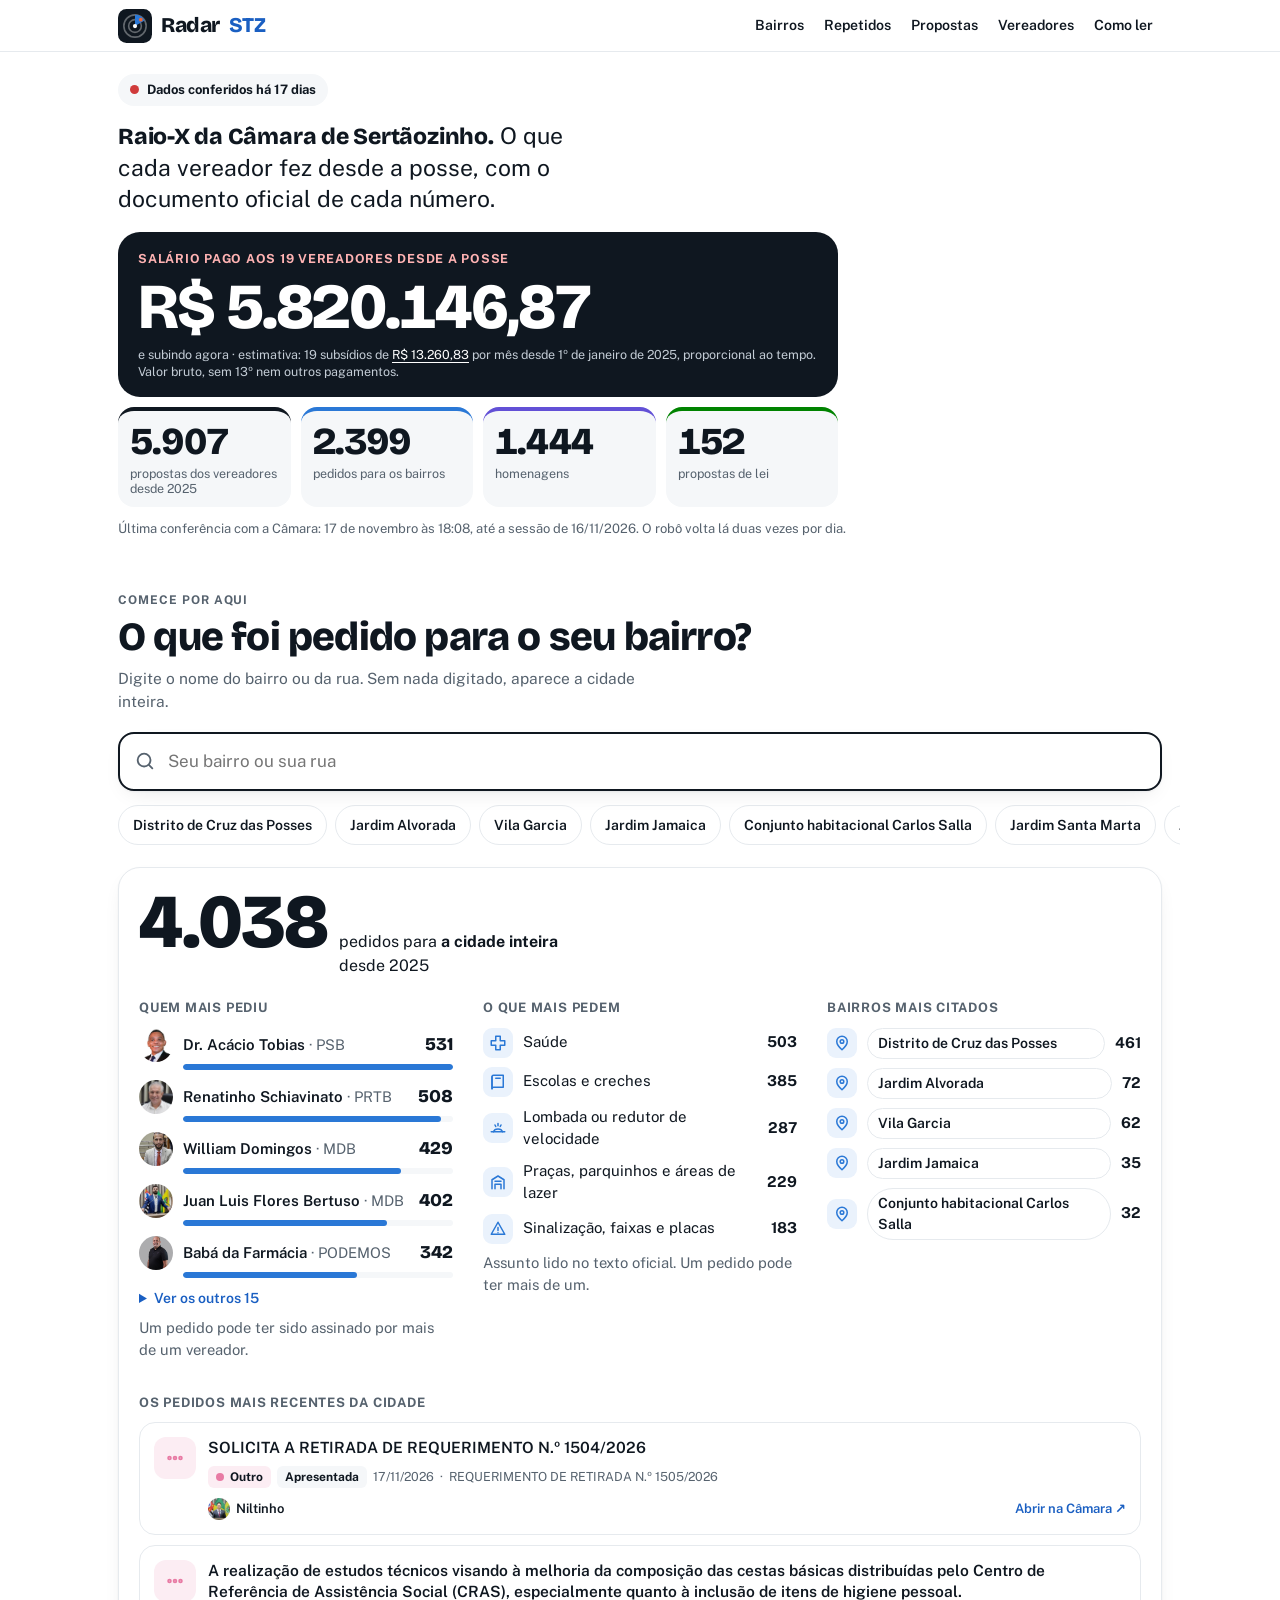
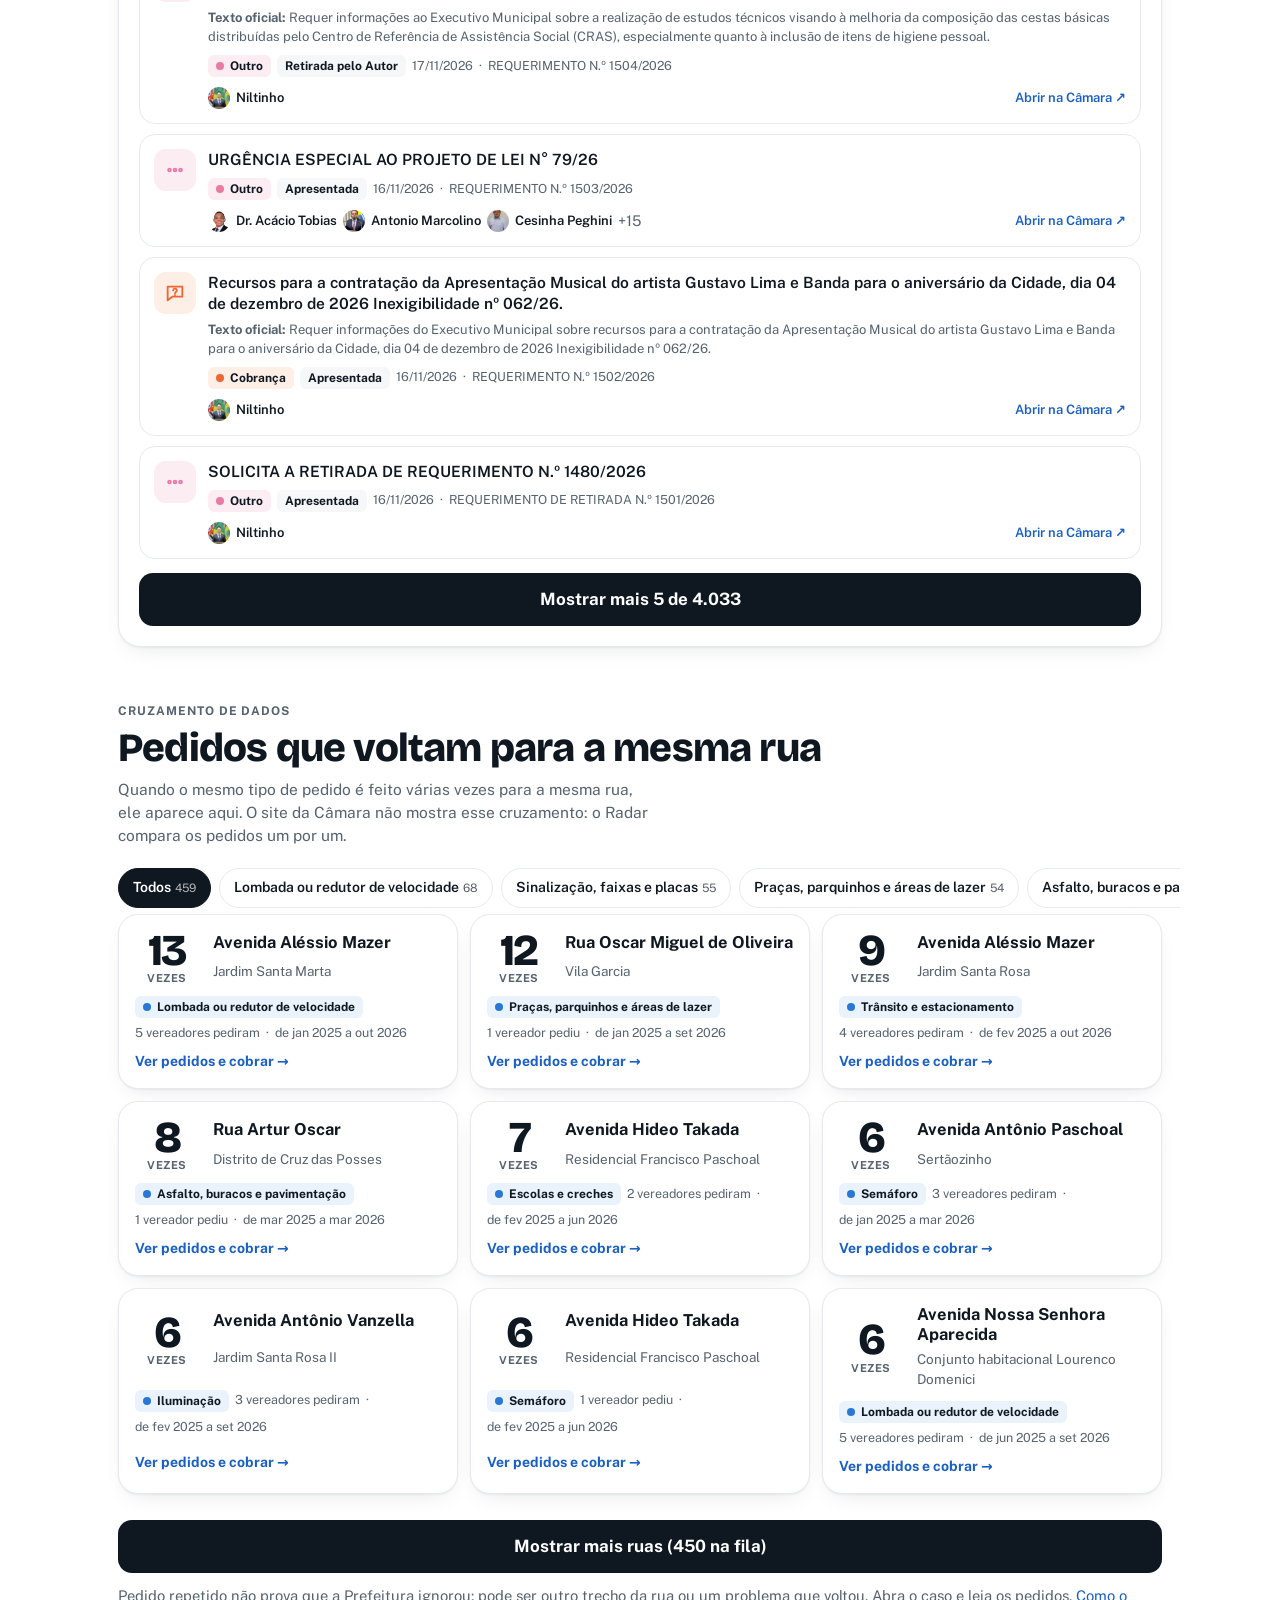
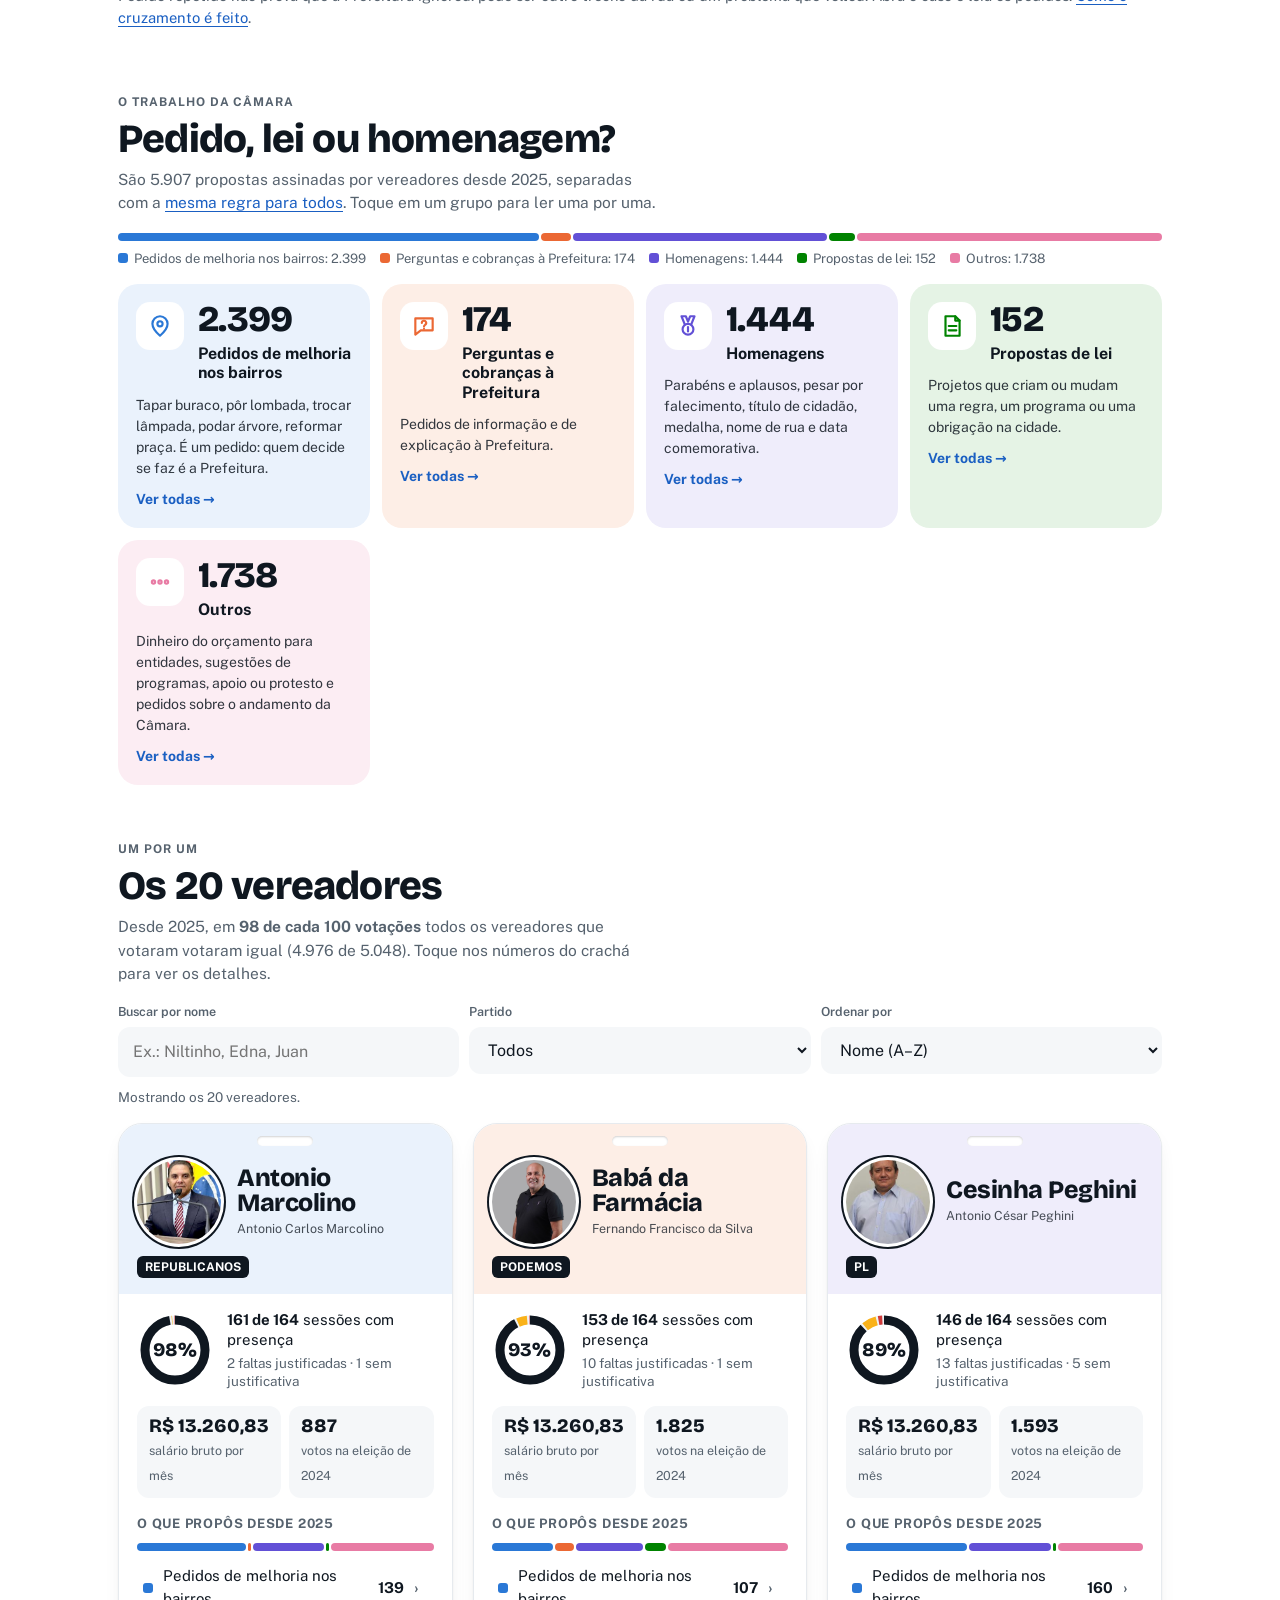
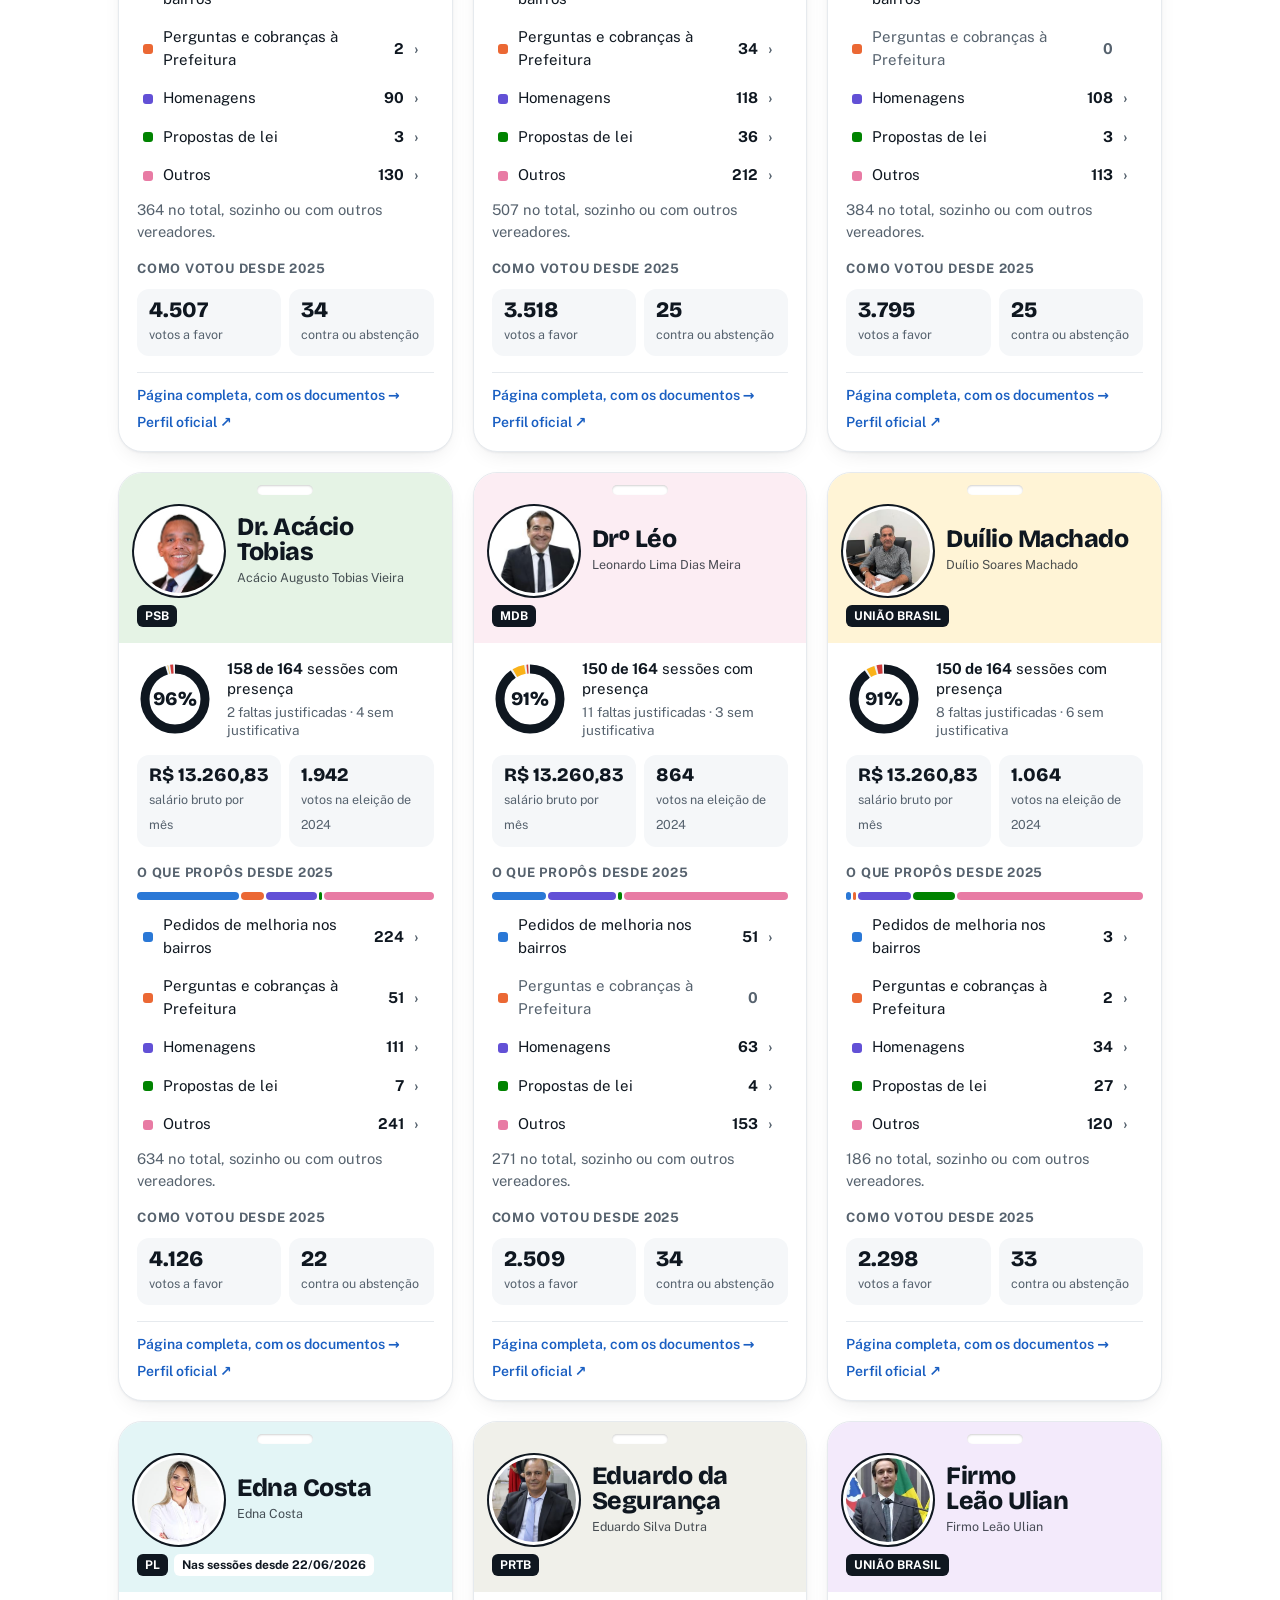
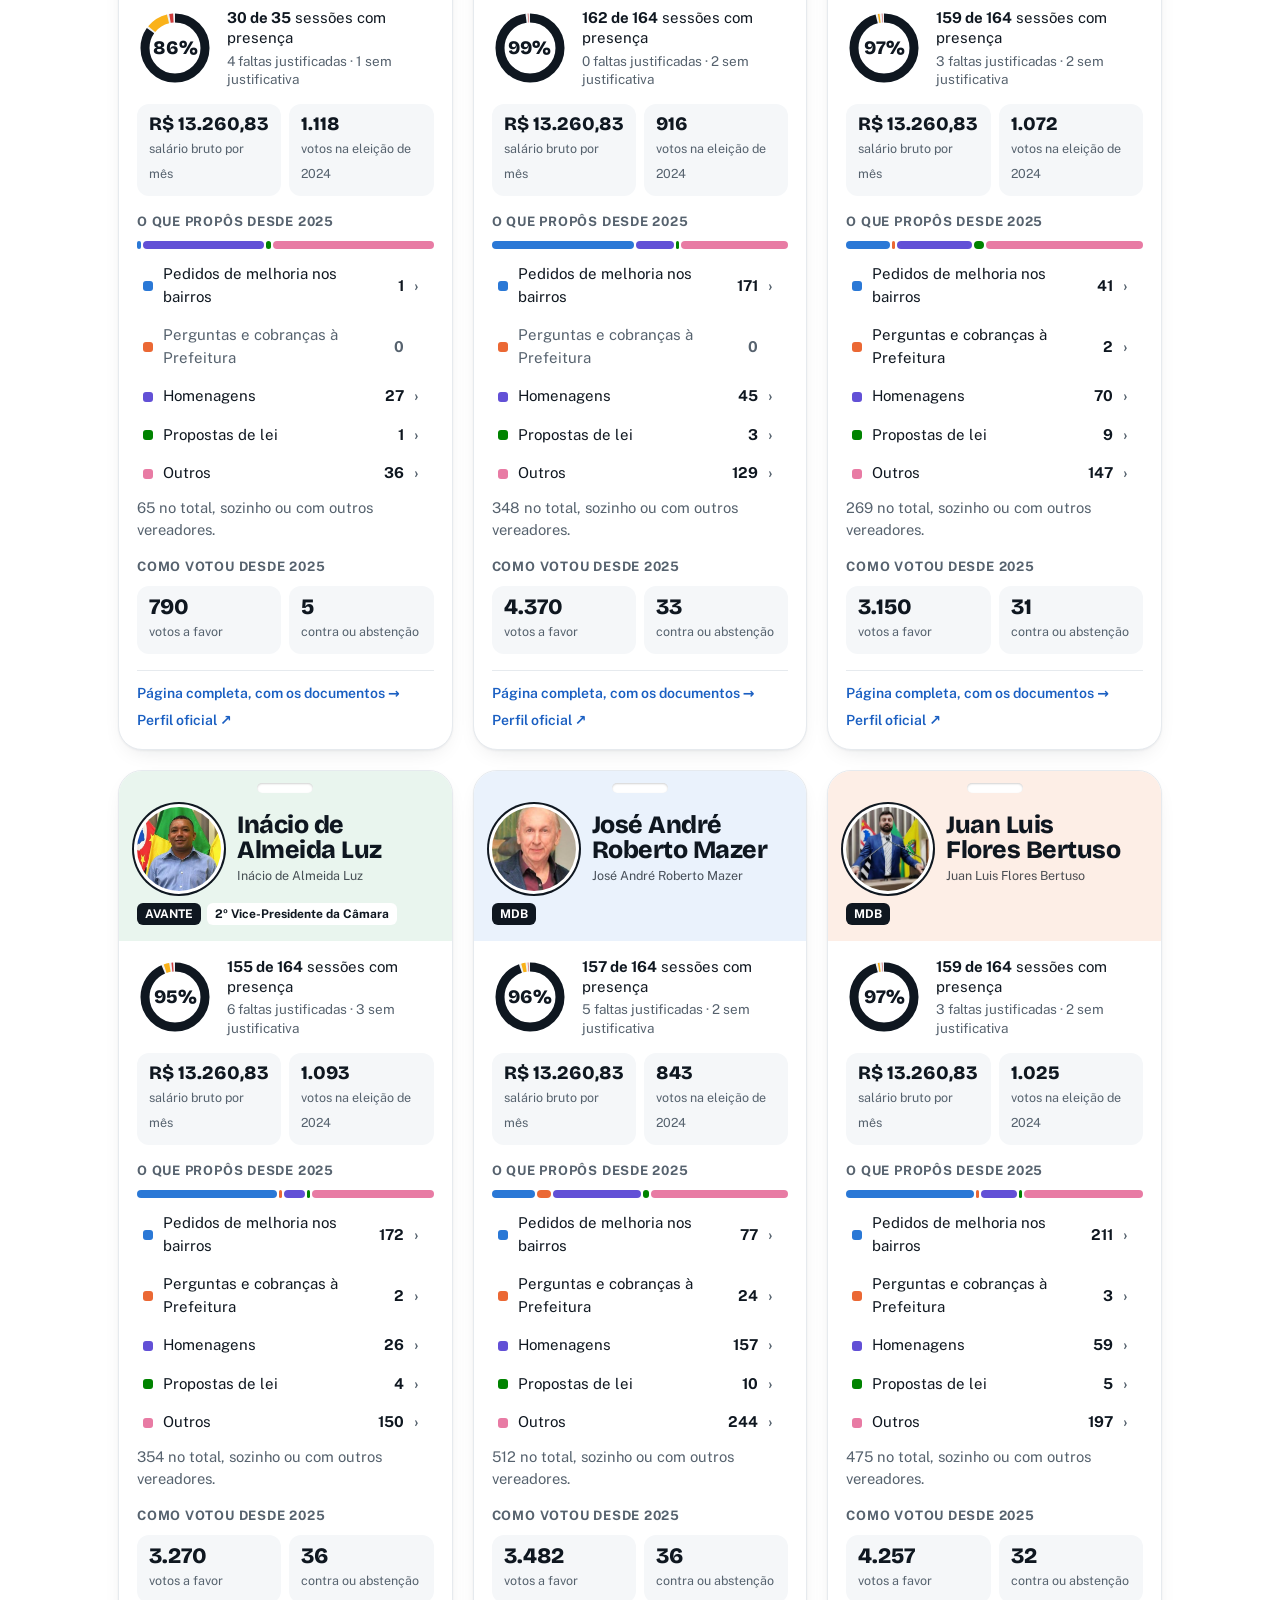
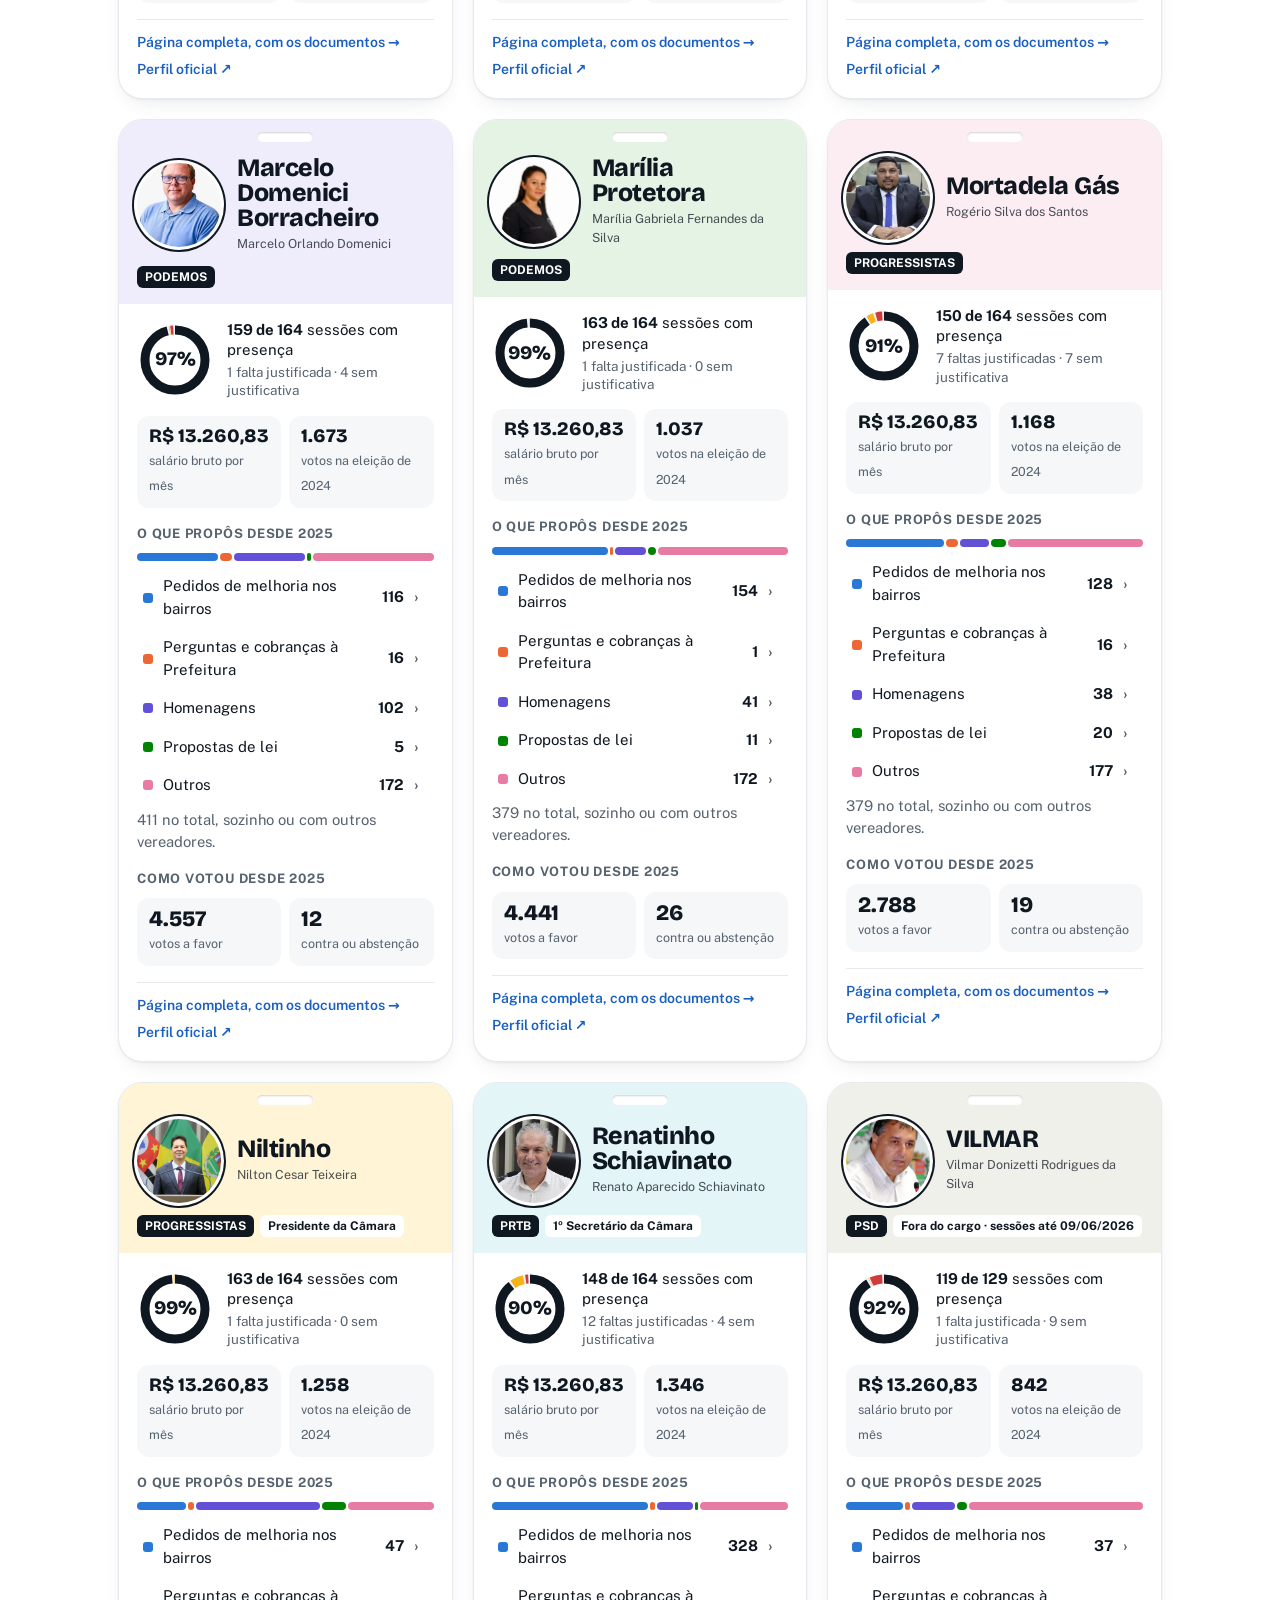
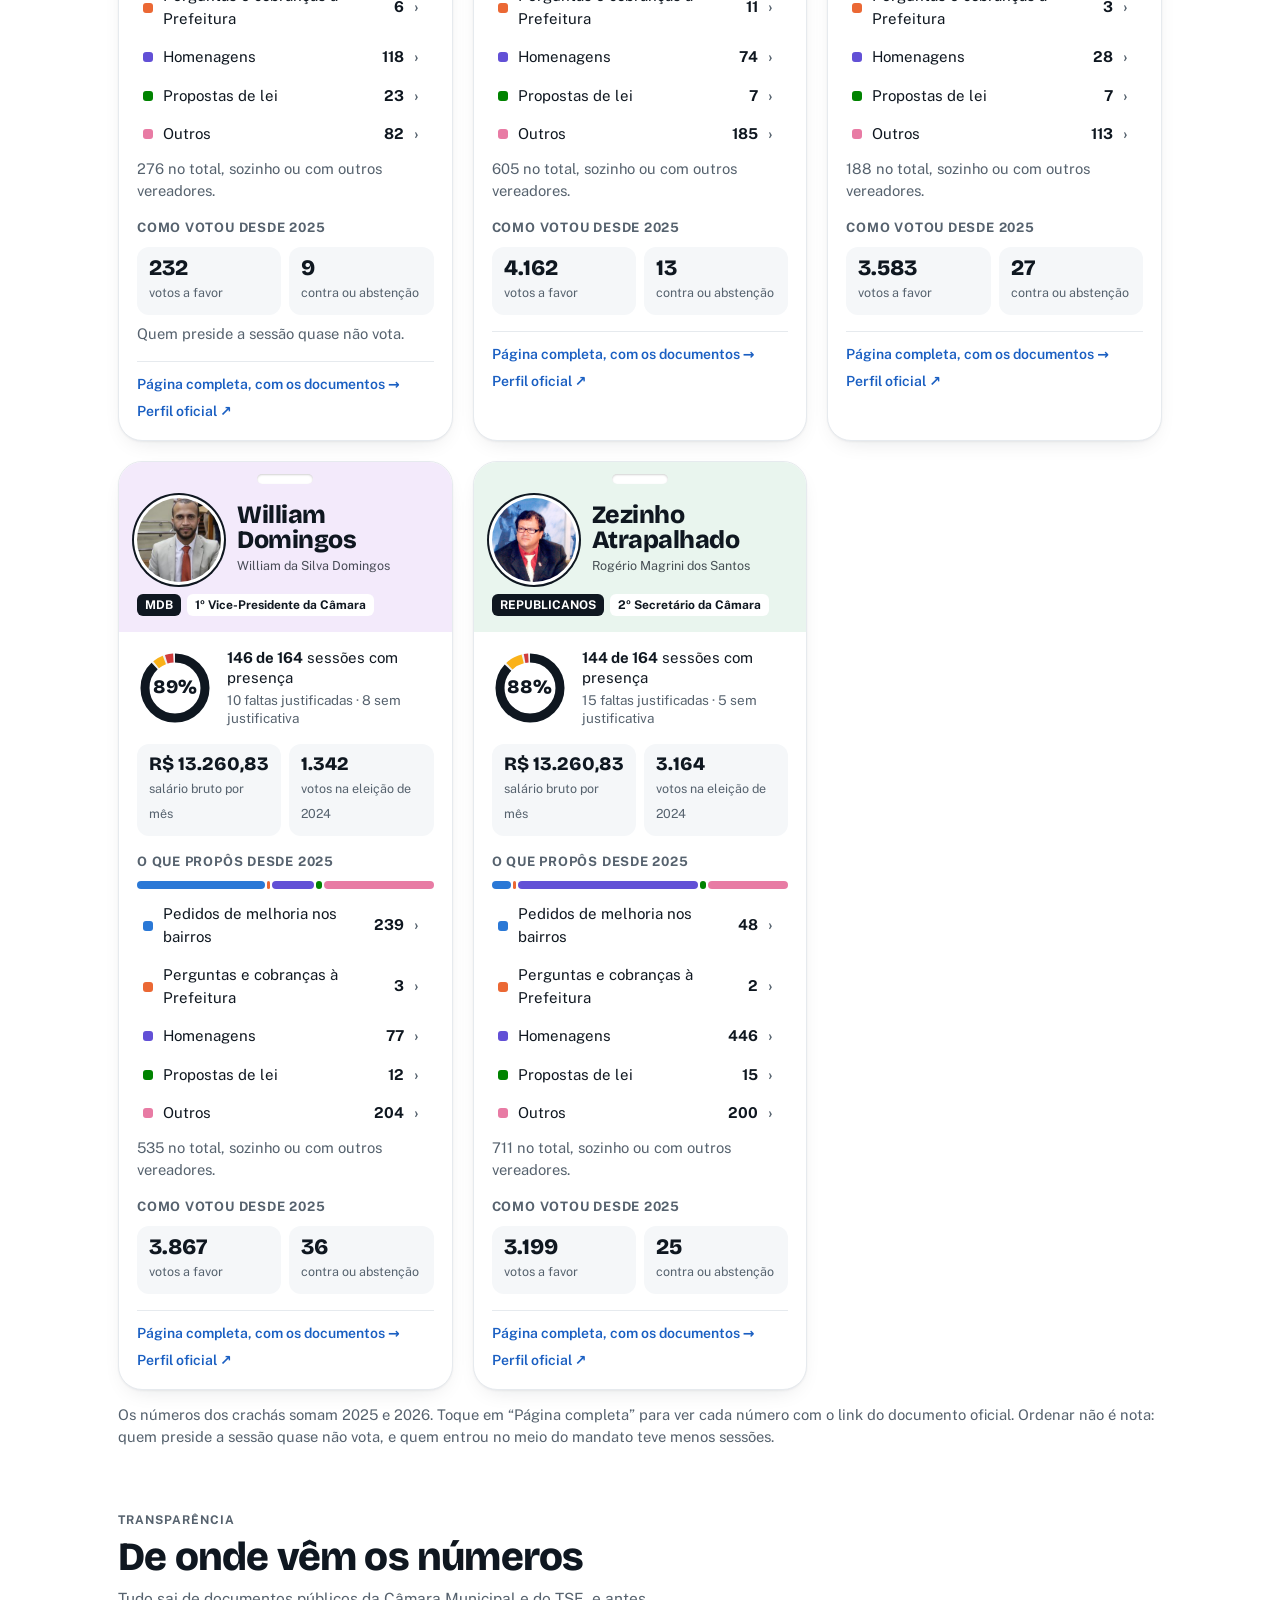
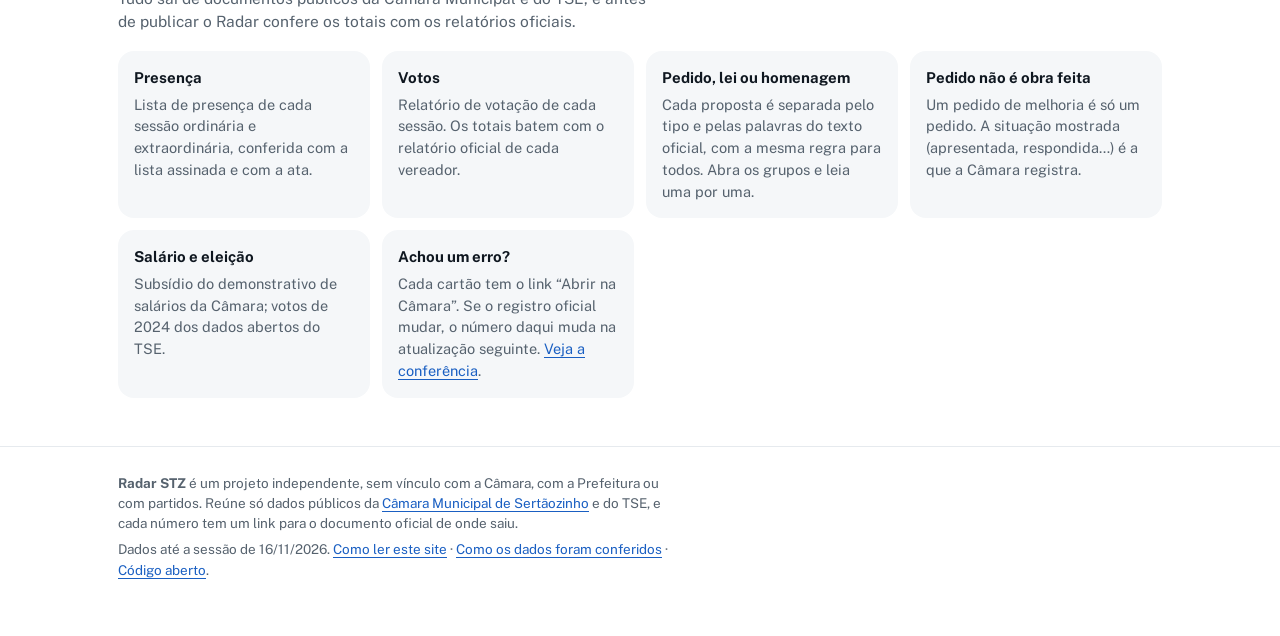
<file: index.html>
<!DOCTYPE html>
<html lang="pt-BR">
<head>
<meta charset="utf-8">
<meta name="viewport" content="width=device-width, initial-scale=1">
<title>Radar STZ — o que fazem os vereadores de Sertãozinho</title>
<meta name="description" content="Raio-X da Câmara de Sertãozinho-SP: presença, propostas, votos e pedidos para cada bairro, com o documento oficial de cada número.">
<meta name="theme-color" content="#0f1720">
<link rel="icon" href="favicon.svg" type="image/svg+xml">
<link rel="preconnect" href="https://fonts.googleapis.com">
<link rel="preconnect" href="https://fonts.gstatic.com" crossorigin>
<link href="https://fonts.googleapis.com/css2?family=Bricolage+Grotesque:opsz,wght@12..96,600;12..96,800&family=Public+Sans:wght@400;600;700&display=swap" rel="stylesheet">
<link rel="stylesheet" href="estilo.css">
</head>
<body>
<header class="topo"><div class="topo-interno">
  <a class="marca" href="#"><img src="favicon.svg" alt="" width="34" height="34">Radar <em>STZ</em></a>
  <nav class="nav" aria-label="Seções">
    <a href="#lugares">Bairros</a><a href="#repetidos">Repetidos</a><a href="#propostas">Propostas</a><a href="#vereadores">Vereadores</a><a href="#como-ler">Como ler</a>
  </nav>
</div></header>

<main id="app"><p class="carregando">Carregando…</p></main>

<footer><div class="wrap" id="rodape"></div></footer>

<div class="veu" id="veu"></div>
<div class="folha" id="folha" role="dialog" aria-modal="true" aria-labelledby="fo-t">
  <div class="fo-topo" id="fo-topo"><span class="fo-ic" id="fo-ic"></span><div><h2 id="fo-t"></h2><p id="fo-s"></p></div>
    <button class="fechar" id="fo-x" type="button" aria-label="Fechar"><svg width="20" height="20" viewBox="0 0 24 24" fill="none" stroke="currentColor" stroke-width="2.4" stroke-linecap="round"><path d="M6 6l12 12M18 6L6 18"/></svg></button></div>
  <div class="fo-filtros" id="fo-f"></div>
  <div class="fo-corpo" id="fo-b"></div>
</div>

<template id="tpl-como-ler"><div class="texto-longo">
  <h1>Como ler este site</h1>
  <p>Este site mostra o que está nos registros oficiais da Câmara Municipal de Sertãozinho. Ele não dá notas,
    não compara vereadores e não diz se algo é bom ou ruim. Todo número tem um link para o documento oficial de onde saiu.</p>

  <h2>De onde vêm os dados</h2>
  <ul>
    <li><strong>Presença:</strong> relatórios de presença das sessões, publicados pela Câmara em PDF.</li>
    <li><strong>Votos:</strong> relatórios de votação de cada sessão, que mostram o voto de cada vereador em cada assunto.</li>
    <li><strong>Propostas:</strong> lista de “Atividades Legislativas” do site da Câmara, com o texto oficial de cada documento.</li>
  </ul>
  <p>Período: 2025 e 2026 (mandato atual), até a última sessão indicada no rodapé.
    A Câmara só tem registro de presença a partir de 2025.</p>

  <h2>Presença</h2>
  <ul>
    <li><strong>Presente:</strong> o vereador estava na sessão.</li>
    <li><strong>Falta justificada:</strong> faltou e a Câmara registrou um motivo (por exemplo, licença de saúde). O site mostra o motivo quando ele está no registro.</li>
    <li><strong>Ausente sem justificativa registrada:</strong> faltou e não há motivo no registro oficial.</li>
  </ul>

  <h2>Votos</h2>
  <ul>
    <li><strong>A favor</strong> e <strong>contra</strong>: o voto registrado.</li>
    <li><strong>Abstenção:</strong> o vereador estava lá, mas não votou nem a favor nem contra.</li>
    <li><strong>Presidindo a sessão:</strong> quem preside a sessão aparece como “Presidente” no lugar do voto.</li>
    <li><strong>Voto não registrado:</strong> o relatório da sessão mostra “NÃO REGISTRADO”. Isso aparece principalmente
      em votações em bloco (vários pedidos votados de uma vez). Não quer dizer que o vereador faltou.</li>
  </ul>
  <p class="fraco">Alguns assuntos são votados em dois turnos (1º e 2º). Nesses casos o site mostra os dois votos juntos. Na contagem, se o vereador votou igual nos dois turnos, conta uma vez; se votou diferente, conta cada voto. É a mesma regra do relatório oficial do vereador.</p>

  <h2>Tipos de documento</h2>
  <div id="tipos"></div>

  <h2 id="grupos">Como separamos as propostas em grupos</h2>
  <p>Os nomes oficiais (requerimento, moção, indicação…) são difíceis de entender. Por isso o site separa cada proposta
    em um destes grupos: <strong>Pedidos de melhoria nos bairros</strong>, <strong>Perguntas e cobranças à Prefeitura</strong>,
    <strong>Homenagens</strong>, <strong>Propostas de lei</strong> e <strong>Outros</strong>.</p>
  <p>A separação é <strong>automática</strong> e usa <strong>a mesma regra para todos os vereadores</strong>. Ela olha só duas coisas
    do registro oficial: o <strong>tipo do documento</strong> e <strong>palavras do texto oficial</strong>. As perguntas abaixo são feitas
    na ordem; vale a primeira resposta que servir. Em cada proposta, o site mostra o motivo de ela estar naquele grupo.</p>
  <ol>
    <li><strong>É uma emenda ao orçamento?</strong> → Outros (indica dinheiro da cidade para uma entidade ou área).</li>
    <li><strong>É uma moção?</strong> Se o texto tem palavras de homenagem ou pesar (lista A) → Homenagens. Se não (por exemplo, apoio ou protesto) → Outros.</li>
    <li><strong>É um projeto de decreto legislativo?</strong> Se dá título, medalha ou honraria (lista A) → Homenagens. Se não → Outros.</li>
    <li><strong>É projeto de lei, lei complementar, mudança na Lei Orgânica, emenda ou subemenda?</strong>
      Se dá nome a rua, praça ou prédio, ou cria data comemorativa → Homenagens. Se não → Propostas de lei.</li>
    <li><strong>É um projeto de resolução?</strong> → Outros (trata do funcionamento da própria Câmara).</li>
    <li><strong>É um requerimento ou uma indicação?</strong>
      <ol type="a">
        <li>Requerimento sobre o andamento da Câmara (lista B) e sem palavras de obra ou serviço → Outros.</li>
        <li>Fala de obra, conserto ou serviço público (lista C) → Pedidos de melhoria nos bairros.</li>
        <li>Pede estudo ou “possibilidade” de algo (lista D) <em>e</em> cita um lugar da cidade (lista E) → Pedidos de melhoria nos bairros.</li>
        <li>Pede estudo de algo sem citar lugar, ou é uma indicação que não caiu nas regras anteriores → Outros (sugestão de programa ou ação).</li>
        <li>Pede informações ou explicações (lista F) → Perguntas e cobranças à Prefeitura.</li>
        <li>O que sobrar → Outros.</li>
      </ol>
    </li>
  </ol>
  <p class="aviso">Por que muitos requerimentos ficam em “melhoria”: em Sertãozinho, a maioria deles é escrita como
    “Requer informações sobre a possibilidade de… [instalar uma lombada na Rua X]”. Na prática é um pedido de melhoria, então a regra o coloca nesse grupo.</p>
  <p>A regra pode errar, porque olha palavras e não entende o texto como uma pessoa. Por isso cada proposta tem o link para o documento oficial.
    A contagem oficial da Câmara, por tipo de documento, também aparece na página de cada vereador.</p>
  <p class="fraco">As palavras são procuradas sem acento e sem diferença entre maiúsculas e minúsculas, e podem ser o começo de uma palavra
    (por exemplo, “iluminac” encontra “iluminação”).</p>
  <div id="listas"><p class="carregando">Carregando as listas de palavras…</p></div>

  <h2>Salário, eleição, Mesa e contatos</h2>
  <ul>
    <li><strong>Salário (subsídio):</strong> é o valor do “Demonstrativo de cargos e salários” publicado pela Câmara na Transparência.
      É o valor bruto por mês, igual para todos os vereadores.</li>
    <li><strong>Contador da página inicial:</strong> é uma <strong>estimativa</strong>. Multiplica 19 cadeiras pelo subsídio mensal,
      proporcional ao tempo desde 1º de janeiro de 2025. Não inclui 13º salário, descontos nem outros pagamentos.</li>
    <li><strong>Votos na eleição de 2024:</strong> vêm dos dados abertos do Tribunal Superior Eleitoral (TSE). O site mostra os votos
      nominais e a situação que o TSE informa (por exemplo, “eleito por QP”, quociente partidário, ou “eleito por média”).</li>
    <li><strong>Mesa Diretora:</strong> cargos da Mesa atual, como aparecem no site da Câmara.</li>
    <li><strong>Contatos:</strong> e-mail e telefones publicados no perfil oficial de cada vereador. O site não sabe se o celular atende WhatsApp.</li>
  </ul>

  <h2>Ordenar a lista e “quem mais pediu”</h2>
  <p>A lista de vereadores pode ser ordenada por faltas, propostas de lei, homenagens, pedidos para os bairros ou votos “não”.
    Os números somam 2025 e 2026 e são os mesmos da página de cada vereador, onde cada um tem o link do documento oficial.
    Ordenar não é nota: um número maior ou menor não diz se o trabalho foi bom ou ruim. Por exemplo, quem preside a sessão quase não vota,
    e quem entrou no meio do mandato teve menos sessões.</p>
  <p><strong>Votações em que todos votaram igual:</strong> conta cada votação (cada turno separado) em que houve ao menos um voto registrado
    “a favor”, “contra” ou “abstenção”. Se todos os votos registrados foram iguais, ela entra na conta. “Não registrado” e “Presidente” não entram.</p>
  <p><strong>Resumo dos pedidos:</strong> para facilitar a leitura, o site tira o começo padrão dos textos (“Requer informações do Executivo
    Municipal sobre a possibilidade de serem realizados estudos objetivando…”). É um corte automático. O texto oficial completo aparece logo abaixo do resumo.</p>
  <p><strong>Cobre uma resposta:</strong> nos pedidos repetidos, o site monta uma mensagem que você pode ajustar e mandar ao vereador.
    A mensagem só repete os números oficiais e pergunta o que a Prefeitura respondeu. Ela não afirma que o problema continua; se continua, diga você.</p>

  <h2 id="regra-lugares">Busca por rua ou bairro e pedidos repetidos</h2>
  <p><strong>A busca</strong> procura o texto que você digitou dentro do texto oficial de cada pedido (requerimentos e indicações,
    e também outras propostas que citam algum lugar), sem diferença de acento ou maiúsculas. Se o pedido escreveu o nome da rua
    de outro jeito (por exemplo, abreviado), ele pode não aparecer: tente só uma parte do nome.</p>
  <p><strong>Os nomes de ruas e bairros</strong> (usados nas sugestões e nos pedidos repetidos) são lidos automaticamente do texto:
    o site procura palavras como “Rua”, “Avenida”, “Praça”, “Estrada”, “Jardim”, “Bairro”, “Vila” e “Conjunto Habitacional”
    e pega o nome que vem depois, até uma vírgula, um número ou palavras como “próximo”, “entre” e “no bairro”.
    Em três amostras sorteadas e conferidas à mão, a leitura dos nomes de rua acertou cerca de 94% das vezes.
    É uma estimativa, não uma garantia.</p>
  <p><strong>Pedidos repetidos</strong> são os casos em que dois ou mais requerimentos ou indicações citam <strong>a mesma rua</strong>
    e <strong>o mesmo tipo de pedido</strong>. O tipo de pedido também é lido por palavras do texto:</p>
  <div id="tipos-pedido"><p class="carregando">Carregando…</p></div>
  <p class="aviso"><strong>Pedido repetido não prova que a Prefeitura ignorou o pedido.</strong> Pode ser que o pedido tenha sido atendido
    e o problema voltado; que cada pedido fale de um trecho diferente da mesma rua; que a Prefeitura tenha respondido explicando o
    que pode ou não ser feito; ou que vereadores diferentes tenham pedido a mesma coisa.</p>

  <h2 id="conferencia">Como os dados foram conferidos</h2>
  <p>Antes de publicar, os números do site foram comparados com outras publicações oficiais da Câmara:</p>
  <ul>
    <li><strong>Presença × lista de presença assinada:</strong> cada sessão tem uma lista de presença assinada digitalmente.
      Ela é igual à lista usada no site em <strong>158 de 158</strong> sessões.</li>
    <li><strong>Presença × ata da sessão:</strong> a ata (o resumo escrito da sessão) diz quem faltou.
      Ela confere com a lista de presença em <strong>155 de 158</strong> sessões. Nas outras <strong>3</strong>, a ata registra
      a presença de um jeito diferente; o site mostra um aviso nessas faltas, com link para a ata.
      Cinco sessões ainda não tinham ata publicada.</li>
    <li><strong>Número de sessões:</strong> o Relatório de Atividades 2025 da Câmara informa 77 sessões ordinárias e
      10 extraordinárias, 87 no total. É o mesmo número de sessões de 2025 com lista de presença. Sessões solenes não têm lista de presença.</li>
    <li><strong>Propostas:</strong> a contagem de cada vereador, por tipo, é igual à do perfil oficial (todos os vereadores, 2025 e 2026)
      e à do Relatório de Atividades 2025 (130 de 130 números conferidos).</li>
    <li><strong>Votos:</strong> as contagens de votos a favor, contra, abstenções e “presidente” são iguais às do relatório oficial de votações de cada vereador.</li>
  </ul>
  <h3>O que é estimativa ou não foi confirmado</h3>
  <ul>
    <li>Os <strong>grupos de propostas</strong> são uma separação automática deste site. Numa amostra de 60 propostas conferidas à mão, 56 estavam no grupo esperado.</li>
    <li>Os <strong>nomes de ruas e bairros</strong> e os <strong>pedidos repetidos</strong> dependem da leitura automática do texto (acerto estimado de cerca de 94% nos nomes de rua).</li>
    <li>O <strong>contador de salário</strong> da página inicial é uma estimativa (19 subsídios por mês desde a posse, sem 13º nem outros pagamentos).</li>
    <li>O <strong>resumo</strong> de cada pedido é um corte automático do texto oficial; o texto oficial aparece sempre logo abaixo.</li>
    <li>O <strong>significado de “voto não registrado”</strong> não é explicado pela Câmara. O site só descreve onde ele aparece.</li>
    <li>A diferença entre <strong>falta justificada e não justificada</strong> não foi comparada com as atas.</li>
    <li>Os <strong>totais gerais</strong> do Relatório de Atividades 2025 diferem um pouco das listas do site da Câmara
      (11 requerimentos, 5 projetos de lei e 2 indicações a mais nas listas), e não foi possível descobrir por quê.
      Os números por vereador conferem.</li>
  </ul>

  <h2>Propostas assinadas por vários vereadores</h2>
  <p>Muitas propostas são assinadas por mais de um vereador. Nesse caso, ela aparece na página de cada um que assinou,
    com o aviso “Assinada junto com mais N vereadores”. É assim também que a Câmara conta no perfil oficial de cada vereador.</p>

  <h2>O Radar STZ não é o site da Câmara</h2>
  <p>É um site independente. Os documentos oficiais estão no <a href="https://www.camarasertaozinho.sp.gov.br/">site da Câmara Municipal de Sertãozinho</a>.</p>
</div></template>

<script src="comum.js"></script>
<script src="app.js"></script>
</body>
</html>
</file>
<file: estilo.css>
/* Radar STZ — sistema visual
   Papel branco, tinta quase preta, e cinco cores com função fixa (uma por grupo de proposta).
   A cor marca o grupo (bolinha, barra, ícone); números e textos ficam sempre na cor do texto.
   Paleta dos grupos validada (daltonismo e visão normal) com o validador da skill de dataviz. */
:root {
  --papel: #ffffff; --tinta: #0f1720; --mudo: #56626e; --linha: #e6eaee; --suave: #f5f7f9;
  --link: #1a5fc2; --sombra: 0 1px 2px rgba(15,23,32,.05), 0 8px 24px -12px rgba(15,23,32,.16);
  --titulo: "Bricolage Grotesque", "Public Sans", system-ui, sans-serif;
  --corpo: "Public Sans", system-ui, -apple-system, "Segoe UI", Roboto, Arial, sans-serif;
  --presente: #0f1720; --justificada: #fab219; --ausente: #d03b3b;
  color-scheme: light;
}
.k-melhoria { --k: #2a78d6; --kt: #eaf2fc; }
.k-pergunta { --k: #eb6834; --kt: #fdeee6; }
.k-homenagem { --k: #6250d6; --kt: #efedfb; }
.k-lei { --k: #008300; --kt: #e5f3e5; }
.k-outros { --k: #e87ba4; --kt: #fcedf3; }

*, *::before, *::after { box-sizing: border-box; }
html { -webkit-text-size-adjust: 100%; scroll-padding-top: 70px; }
body { margin: 0; background: var(--papel); color: var(--tinta); font: 17px/1.5 var(--corpo); }
a { color: var(--link); text-underline-offset: 3px; }
button { font: inherit; color: inherit; cursor: pointer; }
:focus-visible { outline: 3px solid var(--link); outline-offset: 2px; border-radius: 6px; }
svg { display: block; }
.wrap, main { max-width: 1080px; margin: 0 auto; padding: 0 18px; }
.fraco { color: var(--mudo); font-size: .92rem; }
.carregando { color: var(--mudo); padding: 20px 0; }
h1, h2, h3 { font-family: var(--titulo); letter-spacing: -.02em; }
h1 { font-weight: 800; font-size: clamp(30px, 7vw, 46px); line-height: 1.04; margin: 18px 0 10px; }
h2 { font-weight: 800; font-size: clamp(28px, 6vw, 40px); line-height: 1.04; margin: 0 0 8px; text-wrap: balance; }
h3 { font-size: 1.1rem; margin: 18px 0 8px; }
p { margin: 8px 0; }

/* ---------- topo */
.topo { position: sticky; top: 0; z-index: 5; background: rgba(255,255,255,.94); backdrop-filter: blur(8px); border-bottom: 1px solid var(--linha); }
.topo-interno { max-width: 1080px; margin: 0 auto; padding: 8px 18px; display: flex; align-items: center; gap: 8px 12px; flex-wrap: wrap; }
.marca { display: flex; align-items: center; gap: 9px; text-decoration: none; color: var(--tinta); font-family: var(--titulo); font-weight: 800; font-size: 21px; letter-spacing: -.02em; }
.marca img { width: 34px; height: 34px; }
.marca em { font-style: normal; color: var(--link); }
.nav { margin-left: auto; display: flex; gap: 2px; flex-wrap: wrap; }
.nav a { text-decoration: none; color: var(--tinta); font-weight: 600; font-size: .88rem; padding: 7px 9px; border-radius: 999px; }
.nav a:hover { background: var(--suave); }

/* ---------- abertura */
.abre { padding: 22px 0 6px; }
.ao-vivo { display: inline-flex; align-items: center; gap: 8px; font-size: 13px; font-weight: 700; background: var(--suave); border-radius: 999px; padding: 6px 12px; }
.ao-vivo i { width: 9px; height: 9px; border-radius: 50%; background: #d03b3b; box-shadow: 0 0 0 0 rgba(208,59,59,.55); animation: pulso 1.8s infinite; }
@keyframes pulso { 70% { box-shadow: 0 0 0 9px rgba(208,59,59,0); } 100% { box-shadow: 0 0 0 0 rgba(208,59,59,0); } }
.lede { font-family: var(--corpo); font-weight: 400; letter-spacing: 0; font-size: clamp(19px, 2.6vw, 23px); line-height: 1.35; max-width: 34ch; margin: 14px 0 18px; }
.lede b { font-family: var(--titulo); font-weight: 800; letter-spacing: -.01em; }
.medidor { background: var(--tinta); color: #fff; border-radius: 22px; padding: 18px 20px 16px; max-width: 720px; margin: 0 0 10px; }
.medidor .ml { display: block; font-size: 12.5px; font-weight: 700; letter-spacing: .06em; text-transform: uppercase; color: #ffb3b3; }
.medidor .mv { display: block; font-family: var(--titulo); font-weight: 800; font-size: clamp(34px, 10vw, 64px); line-height: 1.05; letter-spacing: -.03em; margin: 4px 0 6px; white-space: nowrap; font-variant-numeric: tabular-nums; }
.medidor .ms { display: block; font-size: 12.5px; color: #c3ccd5; line-height: 1.4; }
.medidor a { color: #fff; }
.stats { display: grid; grid-template-columns: repeat(2, 1fr); gap: 10px; max-width: 720px; margin: 0 0 8px; }
@media (min-width: 620px) { .stats { grid-template-columns: repeat(4, 1fr); } }
.stat { display: block; background: var(--suave); border-radius: 16px; padding: 12px 12px 10px; text-decoration: none; color: var(--tinta); border-top: 4px solid var(--k, var(--tinta)); }
.stat b { display: block; font-family: var(--titulo); font-weight: 800; font-size: clamp(28px, 7.5vw, 38px); line-height: 1; letter-spacing: -.02em; font-variant-numeric: tabular-nums; }
.stat span { display: block; font-size: 12.5px; color: var(--mudo); line-height: 1.25; margin-top: 5px; }
.stat:hover { background: var(--kt, #eef1f4); }
.upd { font-size: 13px; color: var(--mudo); margin: 12px 0 0; }

/* ---------- seções */
.secao { padding: 42px 0 8px; }
.olho { display: inline-block; font-size: 12px; font-weight: 700; letter-spacing: .08em; text-transform: uppercase; color: var(--mudo); margin-bottom: 8px; }
.sub { color: var(--mudo); margin: 0 0 18px; max-width: 60ch; font-size: 15.5px; }
.aviso { background: var(--suave); border-left: 4px solid #8a99b0; border-radius: 0 12px 12px 0; padding: 10px 14px; margin: 12px 0; font-size: .93rem; }

/* busca */
.busca-grande { position: relative; display: block; }
.busca-grande svg { position: absolute; left: 16px; top: 50%; transform: translateY(-50%); color: var(--mudo); }
.busca-grande input { font: inherit; font-size: 17px; width: 100%; border: 2px solid var(--tinta); border-radius: 16px; padding: 15px 16px 15px 48px; background: var(--papel); color: var(--tinta); box-shadow: var(--sombra); }
.chips { display: flex; gap: 8px; margin: 12px -18px 0; padding: 2px 18px 6px; list-style: none; overflow-x: auto; scrollbar-width: none; }
.chips::-webkit-scrollbar { display: none; }
.chip { white-space: nowrap; border: 1px solid var(--linha); background: var(--papel); border-radius: 999px; padding: 8px 14px; font-size: 14px; font-weight: 600; min-height: 40px; }
.chip:hover { border-color: var(--tinta); }
.chip[aria-pressed="true"] { background: var(--tinta); color: #fff; border-color: var(--tinta); }
.chip small { font-weight: 400; opacity: .7; margin-left: 4px; }

.painel { border: 1px solid var(--linha); border-radius: 22px; padding: 20px; margin-top: 16px; box-shadow: var(--sombra); background: var(--papel); }
.ph { display: flex; align-items: baseline; gap: 12px; flex-wrap: wrap; }
.grande { font-family: var(--titulo); font-weight: 800; font-size: clamp(52px, 13vw, 76px); line-height: .9; letter-spacing: -.03em; font-variant-numeric: tabular-nums; }
.ph p { margin: 0; font-size: 16px; max-width: 26ch; }
.duas { display: grid; grid-template-columns: repeat(auto-fit, minmax(260px, 1fr)); gap: 22px 30px; margin-top: 20px; }
.h3 { font-family: var(--corpo); font-size: 13px; font-weight: 700; letter-spacing: .06em; text-transform: uppercase; color: var(--mudo); margin: 0 0 10px; }
.rank { display: flex; flex-direction: column; gap: 10px; margin: 0; padding: 0; list-style: none; }
.rank li { display: grid; grid-template-columns: 34px 1fr auto; gap: 4px 10px; align-items: center; font-size: 15px; }
.rank .nm { font-weight: 600; line-height: 1.2; text-decoration: none; color: var(--tinta); }
.rank .nm:hover { text-decoration: underline; }
.rank b { font-family: var(--titulo); font-weight: 800; font-size: 18px; }
.rank .br { grid-column: 2 / 4; height: 6px; background: var(--suave); border-radius: 3px; overflow: hidden; margin-top: -2px; }
.rank .br i { display: block; height: 100%; background: #2a78d6; border-radius: 3px; }
.av { width: 34px; height: 34px; border-radius: 50%; flex: none; object-fit: cover; background: var(--suave); display: flex; align-items: center; justify-content: center; font-weight: 700; font-size: 12px; color: var(--mudo); }
.temas { display: flex; flex-direction: column; gap: 9px; margin: 0; padding: 0; list-style: none; }
.temas li { display: grid; grid-template-columns: 30px 1fr auto; gap: 10px; align-items: center; font-size: 15px; }
.ti { width: 30px; height: 30px; border-radius: 9px; background: #eaf2fc; color: #2a78d6; display: flex; align-items: center; justify-content: center; }
.temas b { font-weight: 700; }
.mais-ver { margin-top: 10px; }
.mais-ver summary { cursor: pointer; color: var(--link); font-size: 14px; font-weight: 600; }

/* pedidos repetidos */
.reps { display: grid; grid-template-columns: repeat(auto-fill, minmax(290px, 1fr)); gap: 12px; }
.rp { display: grid; grid-template-columns: auto 1fr; gap: 4px 14px; text-align: left; border: 1px solid var(--linha); background: var(--papel); border-radius: 20px; padding: 16px; box-shadow: var(--sombra); align-items: center; }
.rp:hover { border-color: var(--tinta); }
.rp .rn { grid-row: 1 / 3; font-family: var(--titulo); font-weight: 800; font-size: 44px; line-height: .9; letter-spacing: -.03em; text-align: center; min-width: 64px; }
.rp .rn small { display: block; font-family: var(--corpo); font-size: 11px; font-weight: 700; letter-spacing: .06em; text-transform: uppercase; color: var(--mudo); margin-top: 4px; }
.rp .rr { font-weight: 700; font-size: 16.5px; line-height: 1.2; }
.rp .rb { font-size: 13.5px; color: var(--mudo); }
.rp .rm { grid-column: 1 / -1; display: flex; flex-wrap: wrap; gap: 6px; align-items: center; font-size: 12.5px; color: var(--mudo); margin-top: 8px; }
.rp .ir { grid-column: 1 / -1; font-weight: 700; font-size: 14px; color: var(--link); margin-top: 4px; }
.lab { background: var(--kt, var(--suave)); color: var(--tinta); border-radius: 6px; padding: 2px 8px; font-weight: 700; font-size: 12px; display: inline-flex; align-items: center; gap: 6px; }
.lab::before { content: ""; width: 8px; height: 8px; border-radius: 50%; background: var(--k, var(--mudo)); }
.lab.sem::before { display: none; }

/* grupos */
.divisao { display: flex; height: 8px; gap: 2px; margin: 0 0 8px; }
.divisao i { display: block; background: var(--k); min-width: 4px; border-radius: 4px; }
.legenda { display: flex; flex-wrap: wrap; gap: 4px 14px; font-size: 13px; color: var(--mudo); margin: 0 0 16px; padding: 0; list-style: none; }
.legenda li { display: flex; align-items: center; gap: 6px; }
.legenda li::before { content: ""; width: 10px; height: 10px; border-radius: 3px; background: var(--k); }
.cats { display: grid; grid-template-columns: repeat(auto-fit, minmax(250px, 1fr)); gap: 12px; }
.cat { display: grid; grid-template-columns: 48px 1fr; gap: 6px 14px; text-align: left; background: var(--kt); border: 0; border-radius: 20px; padding: 18px; align-content: start; transition: transform .15s; text-decoration: none; color: var(--tinta); }
.cat:hover { transform: translateY(-2px); }
.cat .ci { width: 48px; height: 48px; border-radius: 14px; background: var(--papel); color: var(--k); display: flex; align-items: center; justify-content: center; grid-row: 1 / 3; }
.cat .cv { font-family: var(--titulo); font-weight: 800; font-size: 36px; line-height: 1; letter-spacing: -.02em; }
.cat .cn { font-weight: 700; font-size: 16px; line-height: 1.2; }
.cat .cd { grid-column: 1 / -1; font-size: 14px; opacity: .85; margin-top: 6px; }
.cat .ir { grid-column: 1 / -1; font-size: 14px; font-weight: 700; color: var(--link); margin-top: 4px; }

/* crachás */
.ferramentas { display: grid; grid-template-columns: repeat(auto-fit, minmax(180px, 1fr)); gap: 10px; margin: 0 0 10px; }
.campo { display: flex; flex-direction: column; gap: 5px; font-size: 12.5px; color: var(--mudo); font-weight: 600; }
.campo input, .campo select, .campo textarea { font: inherit; font-size: 16px; font-weight: 400; color: var(--tinta); background: var(--suave); border: 1px solid transparent; border-radius: 12px; padding: 12px 14px; width: 100%; }
.campo input:focus, .campo select:focus, .campo textarea:focus { background: var(--papel); border-color: var(--tinta); }
#conta { font-size: 13.5px; color: var(--mudo); margin: 0 0 16px; }
.grade { display: grid; grid-template-columns: repeat(auto-fill, minmax(310px, 1fr)); gap: 20px; list-style: none; margin: 0; padding: 0; }
.cracha { border: 1px solid var(--linha); border-radius: 24px; overflow: hidden; display: flex; flex-direction: column; background: var(--papel); box-shadow: var(--sombra); min-width: 0; }
.cr-topo { background: var(--tom, var(--suave)); padding: 12px 18px 16px; }
.furo { width: 56px; height: 10px; background: var(--papel); border-radius: 999px; margin: 0 auto 14px; box-shadow: inset 0 1px 2px rgba(0,0,0,.18); }
.cr-id { display: grid; grid-template-columns: 84px 1fr; gap: 16px; align-items: center; }
.cr-foto { width: 84px; height: 84px; border-radius: 50%; object-fit: cover; background: var(--papel); box-shadow: 0 0 0 3px var(--papel), 0 0 0 5px var(--tinta); display: flex; align-items: center; justify-content: center; font-family: var(--titulo); font-weight: 800; font-size: 26px; }
.cr-id h3 { font-family: var(--titulo); font-weight: 800; font-size: 25px; line-height: 1; margin: 0; overflow-wrap: anywhere; text-wrap: balance; }
.cr-id h3 a { color: var(--tinta); text-decoration: none; }
.civil { font-size: 12.5px; opacity: .75; margin: 4px 0 0; }
.tags { display: flex; flex-wrap: wrap; gap: 6px; margin-top: 12px; }
.pill { background: var(--tinta); color: #fff; border-radius: 6px; padding: 2px 8px; font-weight: 700; font-size: 12px; display: inline-block; }
.pill.cl { background: var(--papel); color: var(--tinta); }
.cr-corpo { padding: 16px 18px 18px; display: flex; flex-direction: column; gap: 16px; }
.pres { display: grid; grid-template-columns: 76px 1fr; gap: 14px; align-items: center; }
.pres p { margin: 0; font-size: 15px; line-height: 1.35; }
.pres small { display: block; font-size: 13.5px; color: var(--mudo); margin-top: 3px; }
.anel { position: relative; width: 76px; height: 76px; display: block; color: var(--tinta); text-decoration: none; }
.anel b { position: absolute; inset: 0; display: flex; align-items: center; justify-content: center; font-family: var(--titulo); font-weight: 800; font-size: 19px; }
.mini { display: grid; grid-template-columns: 1fr 1fr; gap: 8px; }
.mini > * { background: var(--suave); border-radius: 12px; padding: 10px 12px; text-decoration: none; color: var(--tinta); }
.mini b { font-family: var(--titulo); font-weight: 800; font-size: 19px; display: block; line-height: 1.1; }
.mini span { font-size: 12.5px; color: var(--mudo); }
.barra5 { display: flex; height: 8px; gap: 2px; margin: 0 0 6px; }
.barra5 i { display: block; background: var(--k); min-width: 3px; border-radius: 4px; }
.pick { display: grid; grid-template-columns: 10px 1fr auto 14px; gap: 10px; align-items: center; width: 100%; text-align: left; background: none; border: 0; border-radius: 10px; padding: 8px 6px; font-size: 15px; }
.pick i { width: 10px; height: 10px; border-radius: 3px; background: var(--k); }
.pick b { font-weight: 700; }
.pick .ar { color: var(--mudo); font-weight: 700; }
.pick:hover { background: var(--kt); }
.pick[disabled] { cursor: default; color: var(--mudo); background: none; }
.pick[disabled] .ar { visibility: hidden; }
.voto { display: flex; gap: 8px; }
.voto > * { flex: 1; border-radius: 12px; padding: 10px 12px; background: var(--suave); text-decoration: none; color: var(--tinta); }
.voto b { font-family: var(--titulo); font-weight: 800; font-size: 22px; display: block; line-height: 1; }
.voto span { font-size: 12.5px; color: var(--mudo); }
.metrica { font-weight: 700; background: #fff7e0; border-radius: 10px; padding: 8px 10px; font-size: 14.5px; margin: 0; }
.pe { font-size: 14px; margin: 0; border-top: 1px solid var(--linha); padding-top: 12px; display: flex; flex-wrap: wrap; gap: 6px 16px; }
.pe a { font-weight: 600; text-decoration: none; }

/* como funciona */
.como { display: grid; grid-template-columns: repeat(auto-fit, minmax(250px, 1fr)); gap: 12px; }
.como > div { background: var(--suave); border-radius: 16px; padding: 16px; }
.como h3 { font-family: var(--corpo); font-size: 15px; margin: 0 0 4px; letter-spacing: 0; }
.como p { font-size: 14.5px; color: var(--mudo); margin: 0; }

/* ---------- listas de itens (cartões) */
.itens { display: flex; flex-direction: column; gap: 10px; margin: 0; padding: 0; list-style: none; }
.it { display: grid; grid-template-columns: 42px 1fr; gap: 12px; border: 1px solid var(--linha); border-radius: 16px; padding: 14px; background: var(--papel); }
.it .ic { width: 42px; height: 42px; border-radius: 12px; background: var(--kt, var(--suave)); color: var(--k, var(--mudo)); display: flex; align-items: center; justify-content: center; }
.it .tx { margin: 0; font-size: 15.5px; font-weight: 600; line-height: 1.35; overflow-wrap: anywhere; }
.it .of { margin: 6px 0 0; font-size: 13px; color: var(--mudo); overflow-wrap: anywhere; }
.it .of span { font-weight: 700; }
.it .mt { display: flex; flex-wrap: wrap; gap: 6px; align-items: center; margin-top: 8px; font-size: 12.5px; color: var(--mudo); }
.it .ft { display: flex; flex-wrap: wrap; gap: 6px 10px; align-items: center; justify-content: space-between; margin-top: 10px; font-size: 13px; }
.it .porque { font-size: 12.5px; color: var(--mudo); margin-top: 6px; }
.stt { border-radius: 6px; padding: 2px 8px; font-weight: 700; font-size: 12px; background: var(--suave); color: var(--tinta); }
.quem { display: flex; flex-wrap: wrap; gap: 6px; align-items: center; }
.quem .av { width: 22px; height: 22px; font-size: 9px; }
.quem a { font-weight: 600; text-decoration: none; color: var(--tinta); }
.ext { font-weight: 600; text-decoration: none; white-space: nowrap; }
.ext:hover { text-decoration: underline; }
.mais-itens { margin-top: 14px; border: 0; background: var(--tinta); color: #fff; border-radius: 14px; padding: 14px 16px; font-weight: 700; width: 100%; }
.mais-itens:hover { background: #26323e; }

/* ---------- painel que sobe (celular) / janela (computador) */
.veu { position: fixed; inset: 0; background: rgba(15,23,32,.45); z-index: 9; display: none; }
.veu.on { display: block; }
.folha { position: fixed; z-index: 10; background: var(--papel); display: none; flex-direction: column; inset: 0; }
.folha.on { display: flex; }
@media (min-width: 820px) { .folha { inset: 4vh auto 4vh 50%; width: 780px; transform: translateX(-50%); border-radius: 24px; overflow: hidden; box-shadow: 0 30px 80px -20px rgba(0,0,0,.4); } }
.fo-topo { background: var(--kt, var(--suave)); padding: 18px 18px 14px; display: grid; grid-template-columns: 46px 1fr auto; gap: 12px; align-items: center; }
.fo-ic { width: 46px; height: 46px; border-radius: 14px; background: var(--papel); color: var(--k, var(--tinta)); display: flex; align-items: center; justify-content: center; }
.fo-topo h2 { font-size: 23px; margin: 0; line-height: 1.05; }
.fo-topo p { margin: 3px 0 0; font-size: 13.5px; opacity: .8; }
.fechar { width: 44px; height: 44px; border-radius: 50%; border: 0; background: var(--papel); display: flex; align-items: center; justify-content: center; }
.fo-filtros { padding: 10px 18px 2px; border-bottom: 1px solid var(--linha); }
.fo-filtros .chips { margin-top: 0; }
.fo-corpo { overflow: auto; padding: 16px 18px 40px; flex: 1; background: var(--suave); }

/* cobre uma resposta */
.cobre { background: var(--papel); border: 2px solid var(--tinta); border-radius: 20px; padding: 16px; margin: 0 0 16px; display: flex; flex-direction: column; gap: 12px; }
.cobre h3 { font-size: 22px; margin: 0; line-height: 1.1; }
.cobre p { margin: 0; font-size: 14.5px; color: var(--mudo); }
.acoes { display: grid; grid-template-columns: repeat(auto-fit, minmax(150px, 1fr)); gap: 8px; }
.botao { display: flex; align-items: center; justify-content: center; gap: 8px; border: 0; border-radius: 12px; padding: 13px 14px; font-weight: 700; font-size: 15px; text-decoration: none; background: var(--tinta); color: #fff; text-align: center; min-height: 48px; }
.botao.verde { background: #128c4a; }
.botao.claro { background: var(--suave); color: var(--tinta); }
.botao:hover { filter: brightness(1.12); }
.cobre .ct { font-size: 13.5px; color: var(--mudo); overflow-wrap: anywhere; }

/* ---------- página do vereador */
.ficha { border: 1px solid var(--linha); border-radius: 24px; overflow: hidden; box-shadow: var(--sombra); margin: 18px 0 8px; }
.ficha .cr-topo { padding-bottom: 18px; }
.ficha .cr-id { grid-template-columns: 96px 1fr; }
.ficha .cr-foto { width: 96px; height: 96px; }
.ficha .cr-id h1 { margin: 0; font-size: clamp(28px, 7vw, 40px); }
.ficha .cr-corpo { gap: 12px; }
.anos { display: flex; gap: 8px; margin: 18px 0 4px; flex-wrap: wrap; }
.anos button, .filtros button { font: inherit; padding: 8px 16px; border: 1px solid var(--tinta); background: var(--papel); color: var(--tinta); border-radius: 999px; cursor: pointer; min-height: 44px; font-weight: 600; }
.anos button[aria-pressed="true"], .filtros button[aria-pressed="true"] { background: var(--tinta); color: #fff; }
.filtros { display: flex; gap: 6px; flex-wrap: wrap; margin: 10px 0; }
.filtros button { font-size: .88rem; padding: 6px 12px; min-height: 40px; }
.ir-para { display: flex; gap: 8px; flex-wrap: wrap; margin: 8px 0; }
.ir-para button { border: 1px solid var(--linha); background: var(--papel); border-radius: 999px; padding: 6px 12px; font-weight: 600; font-size: .9rem; }
.bloco { border-top: 1px solid var(--linha); padding-top: 22px; margin-top: 28px; }
.bloco > h2 { font-size: clamp(26px, 5.5vw, 34px); }
.frase { font-size: 1.12rem; }
.numeros { display: grid; grid-template-columns: repeat(auto-fill, minmax(150px, 1fr)); gap: 10px; margin: 12px 0; }
.numero { background: var(--suave); border-radius: 14px; padding: 12px 14px; }
.numero a { font-family: var(--titulo); font-size: 2rem; font-weight: 800; line-height: 1.05; display: inline-block; letter-spacing: -.02em; }
.numero span { display: block; font-size: .9rem; color: var(--mudo); margin-top: 2px; }
.pres-topo { display: grid; grid-template-columns: 76px 1fr; gap: 14px; align-items: center; }
details.grupo { border: 1px solid var(--linha); border-radius: 18px; margin: 10px 0; background: var(--papel); }
details.grupo > summary { cursor: pointer; padding: 14px 16px; list-style: none; display: grid; grid-template-columns: 12px 1fr auto 16px; gap: 12px; align-items: center; min-height: 52px; }
details.grupo > summary::-webkit-details-marker { display: none; }
details.grupo > summary i { width: 12px; height: 12px; border-radius: 4px; background: var(--k, var(--mudo)); }
details.grupo > summary .gt { font-weight: 700; }
details.grupo > summary small { display: block; font-weight: 400; color: var(--mudo); font-size: .85rem; }
details.grupo > summary b { font-family: var(--titulo); font-weight: 800; font-size: 1.3rem; }
details.grupo > summary::after { content: "›"; color: var(--mudo); font-weight: 700; transition: transform .15s; }
details.grupo[open] > summary::after { transform: rotate(90deg); }
details.grupo > .dentro { padding: 0 12px 14px; }
table { border-collapse: collapse; width: 100%; font-size: .95rem; }
th, td { text-align: left; padding: 8px 6px; border-bottom: 1px solid var(--linha); vertical-align: top; }
td.n { text-align: right; white-space: nowrap; }
.contato { font-size: .95rem; overflow-wrap: anywhere; margin: 0; }
.etiqueta { display: inline-block; border-radius: 6px; padding: 1px 8px; font-size: .85rem; font-weight: 700; background: var(--suave); }
.etiqueta.P { background: #edf0f3; } .etiqueta.J { background: #fff1cc; } .etiqueta.A { background: #fbe1e1; }

/* como ler */
.texto-longo { max-width: 760px; }
.texto-longo h2 { font-size: clamp(24px, 5vw, 30px); margin-top: 34px; }
.texto-longo li { margin: 4px 0; }
.texto-longo details { border: 1px solid var(--linha); border-radius: 14px; margin: 8px 0; padding: 0 12px; }
.texto-longo summary { cursor: pointer; padding: 10px 0; font-weight: 600; }

footer { padding: 26px 0 50px; color: var(--mudo); font-size: 13.5px; margin-top: 40px; border-top: 1px solid var(--linha); }
footer p { margin: 0 0 6px; max-width: 70ch; }
@media (prefers-reduced-motion: reduce) { .cat { transition: none; } .ao-vivo i { animation: none; } }
.dentro .chips, .filtro-votos { margin: 8px 0; padding: 2px 0 6px; }
.temas-filtro:empty { display: none; }
@media (max-width: 620px) {
  .nav { margin-left: 0; width: 100%; flex-wrap: nowrap; overflow-x: auto; scrollbar-width: none; margin-bottom: -2px; }
  .nav::-webkit-scrollbar { display: none; }
  .nav a { white-space: nowrap; background: var(--suave); }
}
</file>
